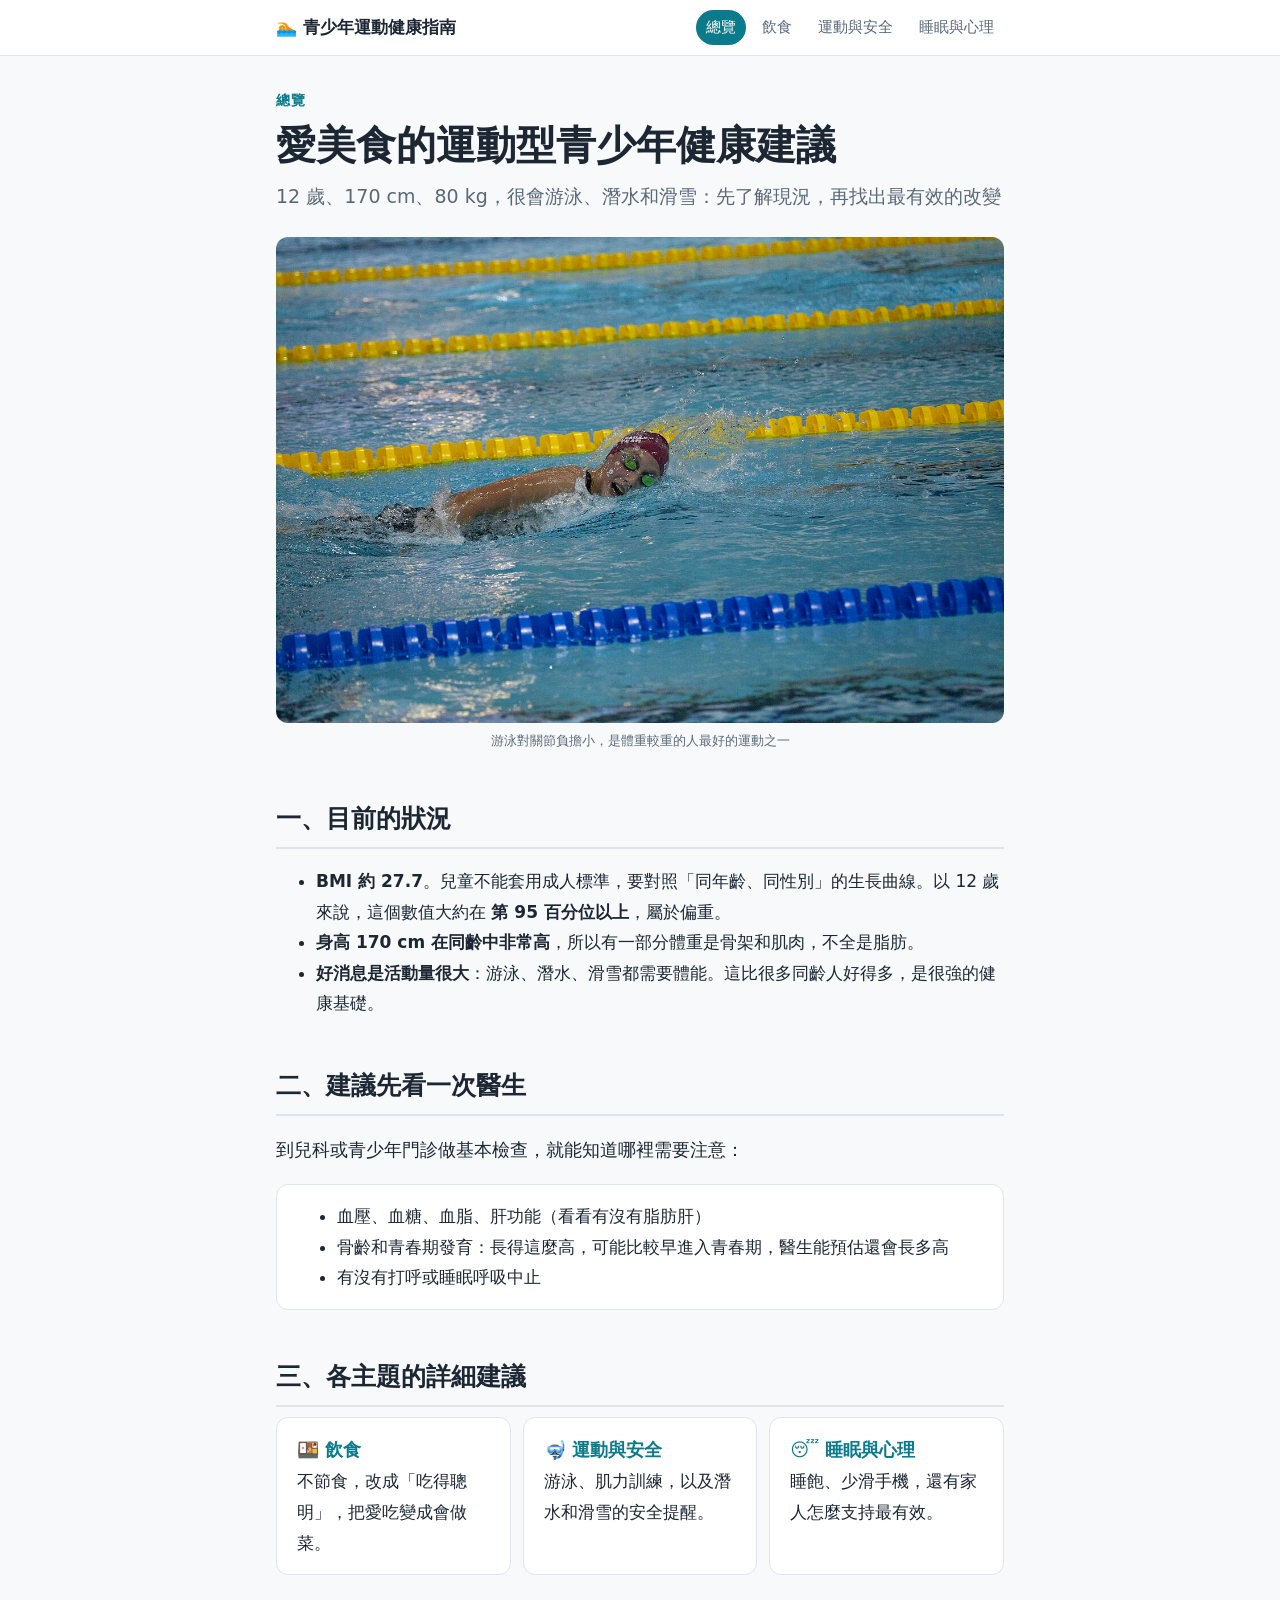
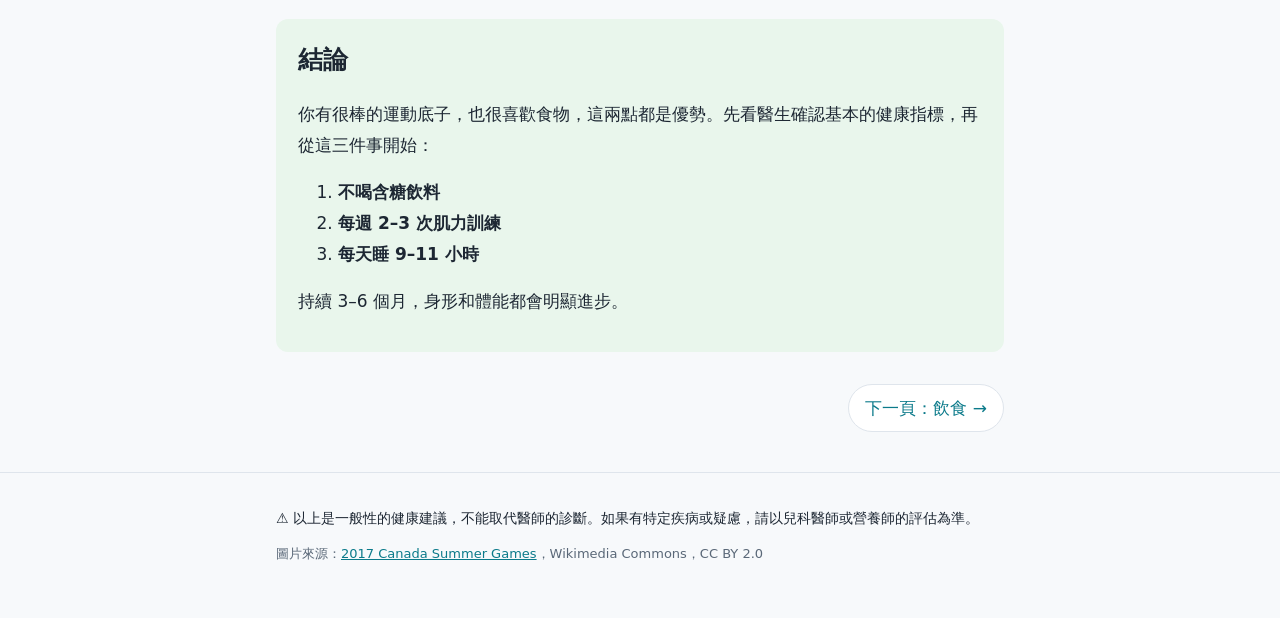
<file: index.html>
<!doctype html>
<html lang="zh-Hant">
<head>
<meta charset="utf-8">
<meta name="viewport" content="width=device-width, initial-scale=1">
<title>青少年運動健康指南</title>
<meta name="description" content="給 12 歲、170 cm、80 kg、愛美食又會游泳、潛水、滑雪的青少年的健康建議。">
<link rel="icon" href="favicon.svg" type="image/svg+xml">
<link rel="icon" href="favicon-32.png" type="image/png" sizes="32x32">
<link rel="apple-touch-icon" href="apple-touch-icon.png">
<meta name="theme-color" content="#0b7a8a">
<link rel="stylesheet" href="style.css">
</head>
<body>
<nav class="site-nav" aria-label="網站導覽">
  <div class="inner">
    <a class="brand" href="index.html">🏊 青少年運動健康指南</a>
    <a class="page" href="index.html" aria-current="page">總覽</a>
    <a class="page" href="food.html">飲食</a>
    <a class="page" href="sports.html">運動與安全</a>
    <a class="page" href="life.html">睡眠與心理</a>
  </div>
</nav>

<header class="hero">
  <p class="eyebrow">總覽</p>
  <h1>愛美食的運動型青少年健康建議</h1>
  <p class="subtitle">12 歲、170 cm、80 kg，很會游泳、潛水和滑雪：先了解現況，再找出最有效的改變</p>
  <figure>
    <img src="images/hero-swim.jpg" width="1280" height="853" alt="一位泳者在泳池水道中游自由式">
    <figcaption>游泳對關節負擔小，是體重較重的人最好的運動之一</figcaption>
  </figure>
</header>

<main>
  <h2>一、目前的狀況</h2>
  <ul>
    <li><strong>BMI 約 27.7</strong>。兒童不能套用成人標準，要對照「同年齡、同性別」的生長曲線。以 12 歲來說，這個數值大約在 <strong>第 95 百分位以上</strong>，屬於偏重。</li>
    <li><strong>身高 170 cm 在同齡中非常高</strong>，所以有一部分體重是骨架和肌肉，不全是脂肪。</li>
    <li><strong>好消息是活動量很大</strong>：游泳、潛水、滑雪都需要體能。這比很多同齡人好得多，是很強的健康基礎。</li>
  </ul>

  <h2>二、建議先看一次醫生</h2>
  <p class="lead">到兒科或青少年門診做基本檢查，就能知道哪裡需要注意：</p>
  <div class="card">
    <ul>
      <li>血壓、血糖、血脂、肝功能（看看有沒有脂肪肝）</li>
      <li>骨齡和青春期發育：長得這麼高，可能比較早進入青春期，醫生能預估還會長多高</li>
      <li>有沒有打呼或睡眠呼吸中止</li>
    </ul>
  </div>

  <h2>三、各主題的詳細建議</h2>
  <div class="grid">
    <a class="card" href="food.html"><strong>🍱 飲食</strong>不節食，改成「吃得聰明」，把愛吃變成會做菜。</a>
    <a class="card" href="sports.html"><strong>🤿 運動與安全</strong>游泳、肌力訓練，以及潛水和滑雪的安全提醒。</a>
    <a class="card" href="life.html"><strong>😴 睡眠與心理</strong>睡飽、少滑手機，還有家人怎麼支持最有效。</a>
  </div>

  <section class="conclusion">
    <h2>結論</h2>
    <p>你有很棒的運動底子，也很喜歡食物，這兩點都是優勢。先看醫生確認基本的健康指標，再從這三件事開始：</p>
    <ol>
      <li><strong>不喝含糖飲料</strong></li>
      <li><strong>每週 2–3 次肌力訓練</strong></li>
      <li><strong>每天睡 9–11 小時</strong></li>
    </ol>
    <p>持續 3–6 個月，身形和體能都會明顯進步。</p>
  </section>

  <nav class="pager" aria-label="上一頁／下一頁">
    <span></span>
    <a href="food.html">下一頁：飲食 →</a>
  </nav>
</main>

<footer>
  <div class="inner">
    <p class="disclaimer">⚠️ 以上是一般性的健康建議，不能取代醫師的診斷。如果有特定疾病或疑慮，請以兒科醫師或營養師的評估為準。</p>
    <p>圖片來源：<a href="https://commons.wikimedia.org/wiki/File:2017_08_12_Ron_Gilfillan_Wpg_Simmimg_493_(36512874431).jpg">2017 Canada Summer Games</a>，Wikimedia Commons，CC BY 2.0</p>
  </div>
</footer>
</body>
</html>
</file>
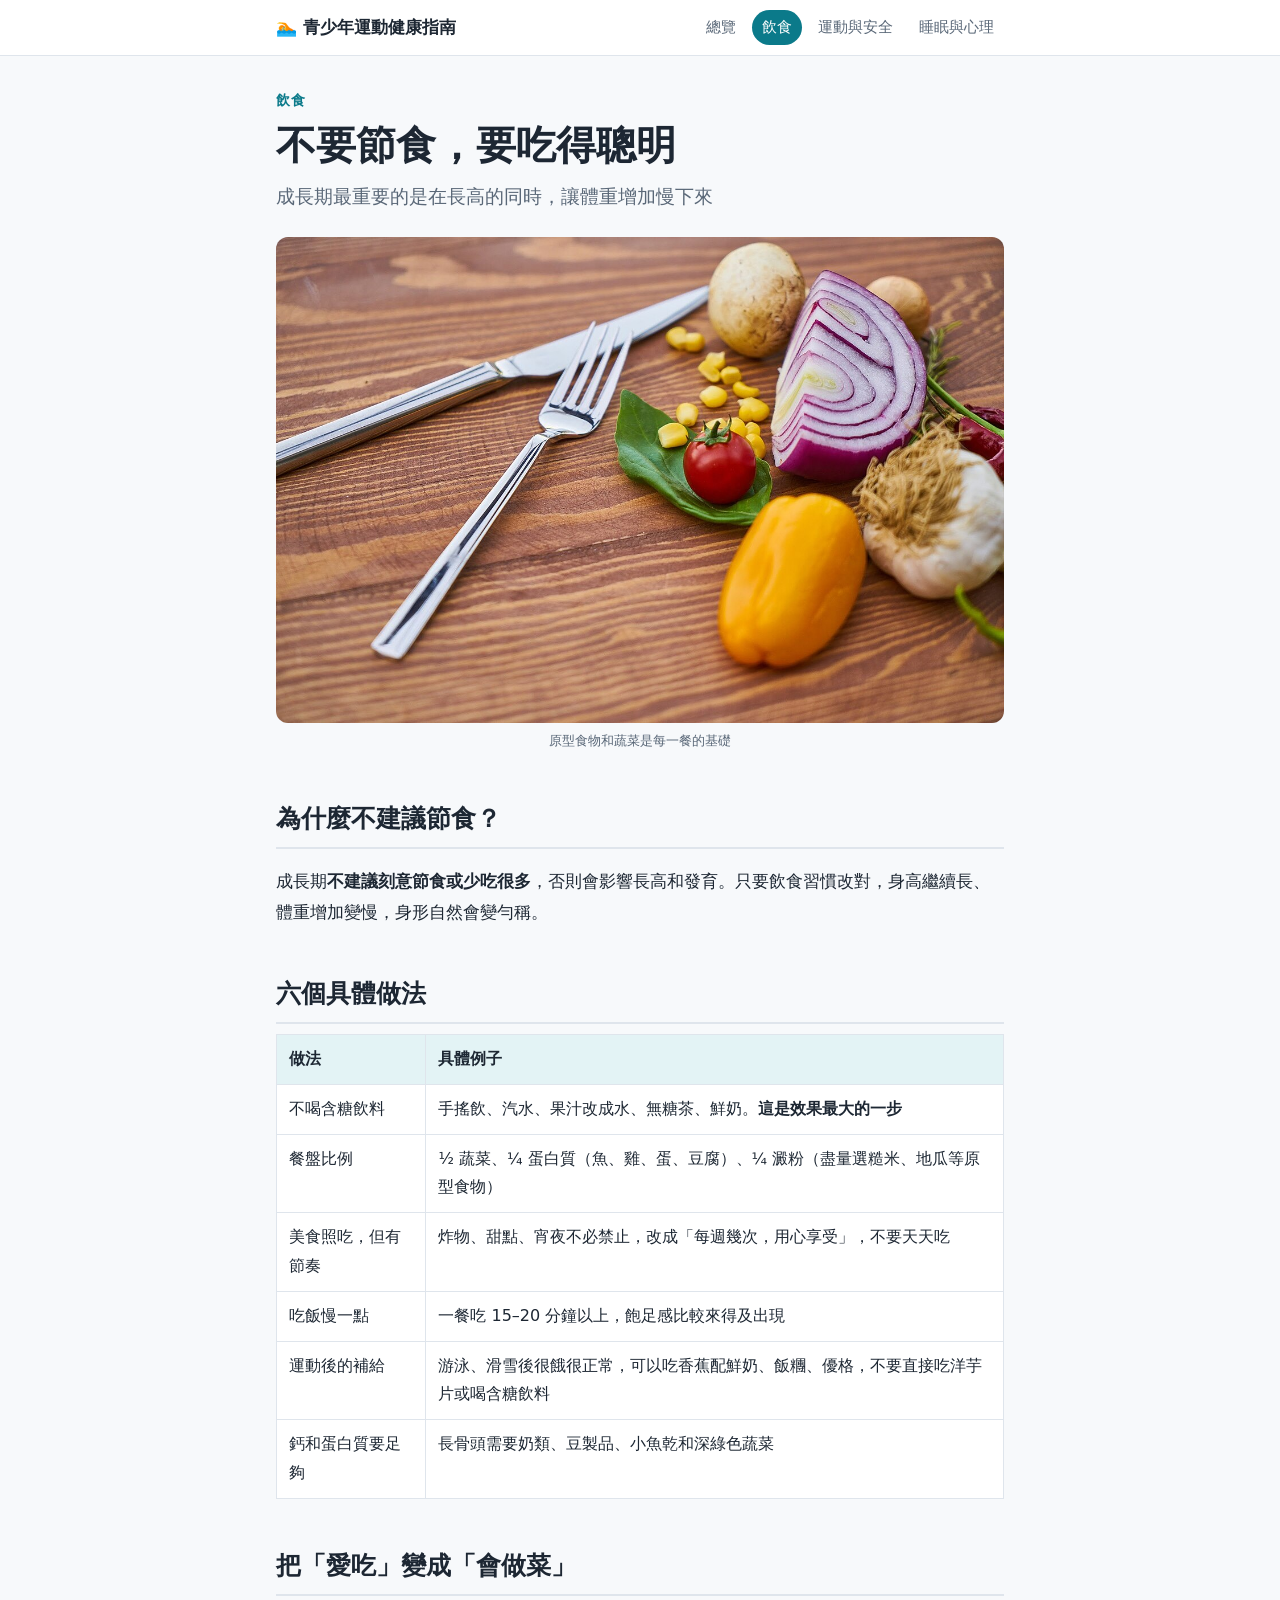
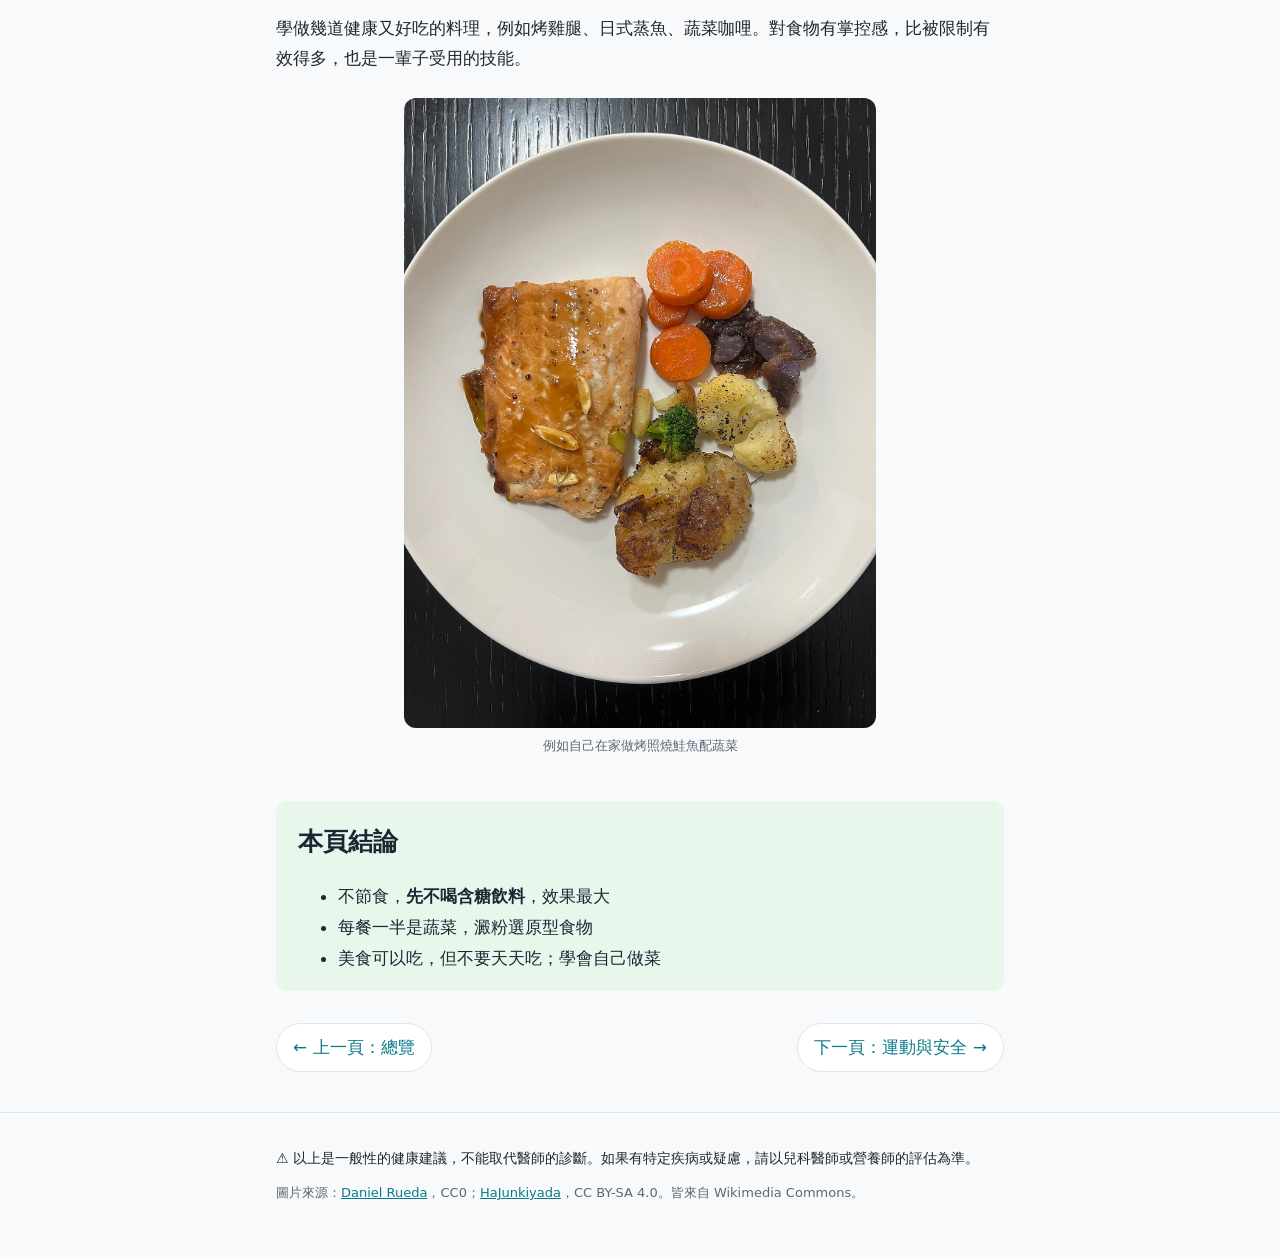
<file: food.html>
<!doctype html>
<html lang="zh-Hant">
<head>
<meta charset="utf-8">
<meta name="viewport" content="width=device-width, initial-scale=1">
<title>飲食建議｜青少年運動健康指南</title>
<meta name="description" content="成長期不節食，用聰明的吃法讓體重增加慢下來。">
<link rel="icon" href="favicon.svg" type="image/svg+xml">
<link rel="icon" href="favicon-32.png" type="image/png" sizes="32x32">
<link rel="apple-touch-icon" href="apple-touch-icon.png">
<meta name="theme-color" content="#0b7a8a">
<link rel="stylesheet" href="style.css">
</head>
<body>
<nav class="site-nav" aria-label="網站導覽">
  <div class="inner">
    <a class="brand" href="index.html">🏊 青少年運動健康指南</a>
    <a class="page" href="index.html">總覽</a>
    <a class="page" href="food.html" aria-current="page">飲食</a>
    <a class="page" href="sports.html">運動與安全</a>
    <a class="page" href="life.html">睡眠與心理</a>
  </div>
</nav>

<header class="hero">
  <p class="eyebrow">飲食</p>
  <h1>不要節食，要吃得聰明</h1>
  <p class="subtitle">成長期最重要的是在長高的同時，讓體重增加慢下來</p>
  <figure>
    <img src="images/vegetables.jpg" width="1280" height="853" alt="木桌上的刀叉、小番茄、洋蔥、甜椒和玉米粒">
    <figcaption>原型食物和蔬菜是每一餐的基礎</figcaption>
  </figure>
</header>

<main>
  <h2>為什麼不建議節食？</h2>
  <p>成長期<strong>不建議刻意節食或少吃很多</strong>，否則會影響長高和發育。只要飲食習慣改對，身高繼續長、體重增加變慢，身形自然會變勻稱。</p>

  <h2>六個具體做法</h2>
  <div class="table-wrap">
    <table>
      <thead><tr><th>做法</th><th>具體例子</th></tr></thead>
      <tbody>
        <tr><td>不喝含糖飲料</td><td>手搖飲、汽水、果汁改成水、無糖茶、鮮奶。<strong>這是效果最大的一步</strong></td></tr>
        <tr><td>餐盤比例</td><td>½ 蔬菜、¼ 蛋白質（魚、雞、蛋、豆腐）、¼ 澱粉（盡量選糙米、地瓜等原型食物）</td></tr>
        <tr><td>美食照吃，但有節奏</td><td>炸物、甜點、宵夜不必禁止，改成「每週幾次，用心享受」，不要天天吃</td></tr>
        <tr><td>吃飯慢一點</td><td>一餐吃 15–20 分鐘以上，飽足感比較來得及出現</td></tr>
        <tr><td>運動後的補給</td><td>游泳、滑雪後很餓很正常，可以吃香蕉配鮮奶、飯糰、優格，不要直接吃洋芋片或喝含糖飲料</td></tr>
        <tr><td>鈣和蛋白質要足夠</td><td>長骨頭需要奶類、豆製品、小魚乾和深綠色蔬菜</td></tr>
      </tbody>
    </table>
  </div>

  <h2>把「愛吃」變成「會做菜」</h2>
  <p>學做幾道健康又好吃的料理，例如烤雞腿、日式蒸魚、蔬菜咖哩。對食物有掌控感，比被限制有效得多，也是一輩子受用的技能。</p>
  <figure class="tall">
    <img src="images/salmon.jpg" width="1280" height="1707" alt="烤照燒鮭魚搭配蔬菜的家常料理">
    <figcaption>例如自己在家做烤照燒鮭魚配蔬菜</figcaption>
  </figure>

  <section class="conclusion">
    <h2>本頁結論</h2>
    <ul>
      <li>不節食，<strong>先不喝含糖飲料</strong>，效果最大</li>
      <li>每餐一半是蔬菜，澱粉選原型食物</li>
      <li>美食可以吃，但不要天天吃；學會自己做菜</li>
    </ul>
  </section>

  <nav class="pager" aria-label="上一頁／下一頁">
    <a href="index.html">← 上一頁：總覽</a>
    <a href="sports.html">下一頁：運動與安全 →</a>
  </nav>
</main>

<footer>
  <div class="inner">
    <p class="disclaimer">⚠️ 以上是一般性的健康建議，不能取代醫師的診斷。如果有特定疾病或疑慮，請以兒科醫師或營養師的評估為準。</p>
    <p>圖片來源：<a href="https://commons.wikimedia.org/wiki/File:Vegetables_(249191231).jpeg">Daniel Rueda</a>，CC0；<a href="https://commons.wikimedia.org/wiki/File:Liat_Portal_for_Foodie_Disorder_-_Oven-baked_teriyaki_salmon_with_vegetables.jpg">HaJunkiyada</a>，CC BY-SA 4.0。皆來自 Wikimedia Commons。</p>
  </div>
</footer>
</body>
</html>
</file>
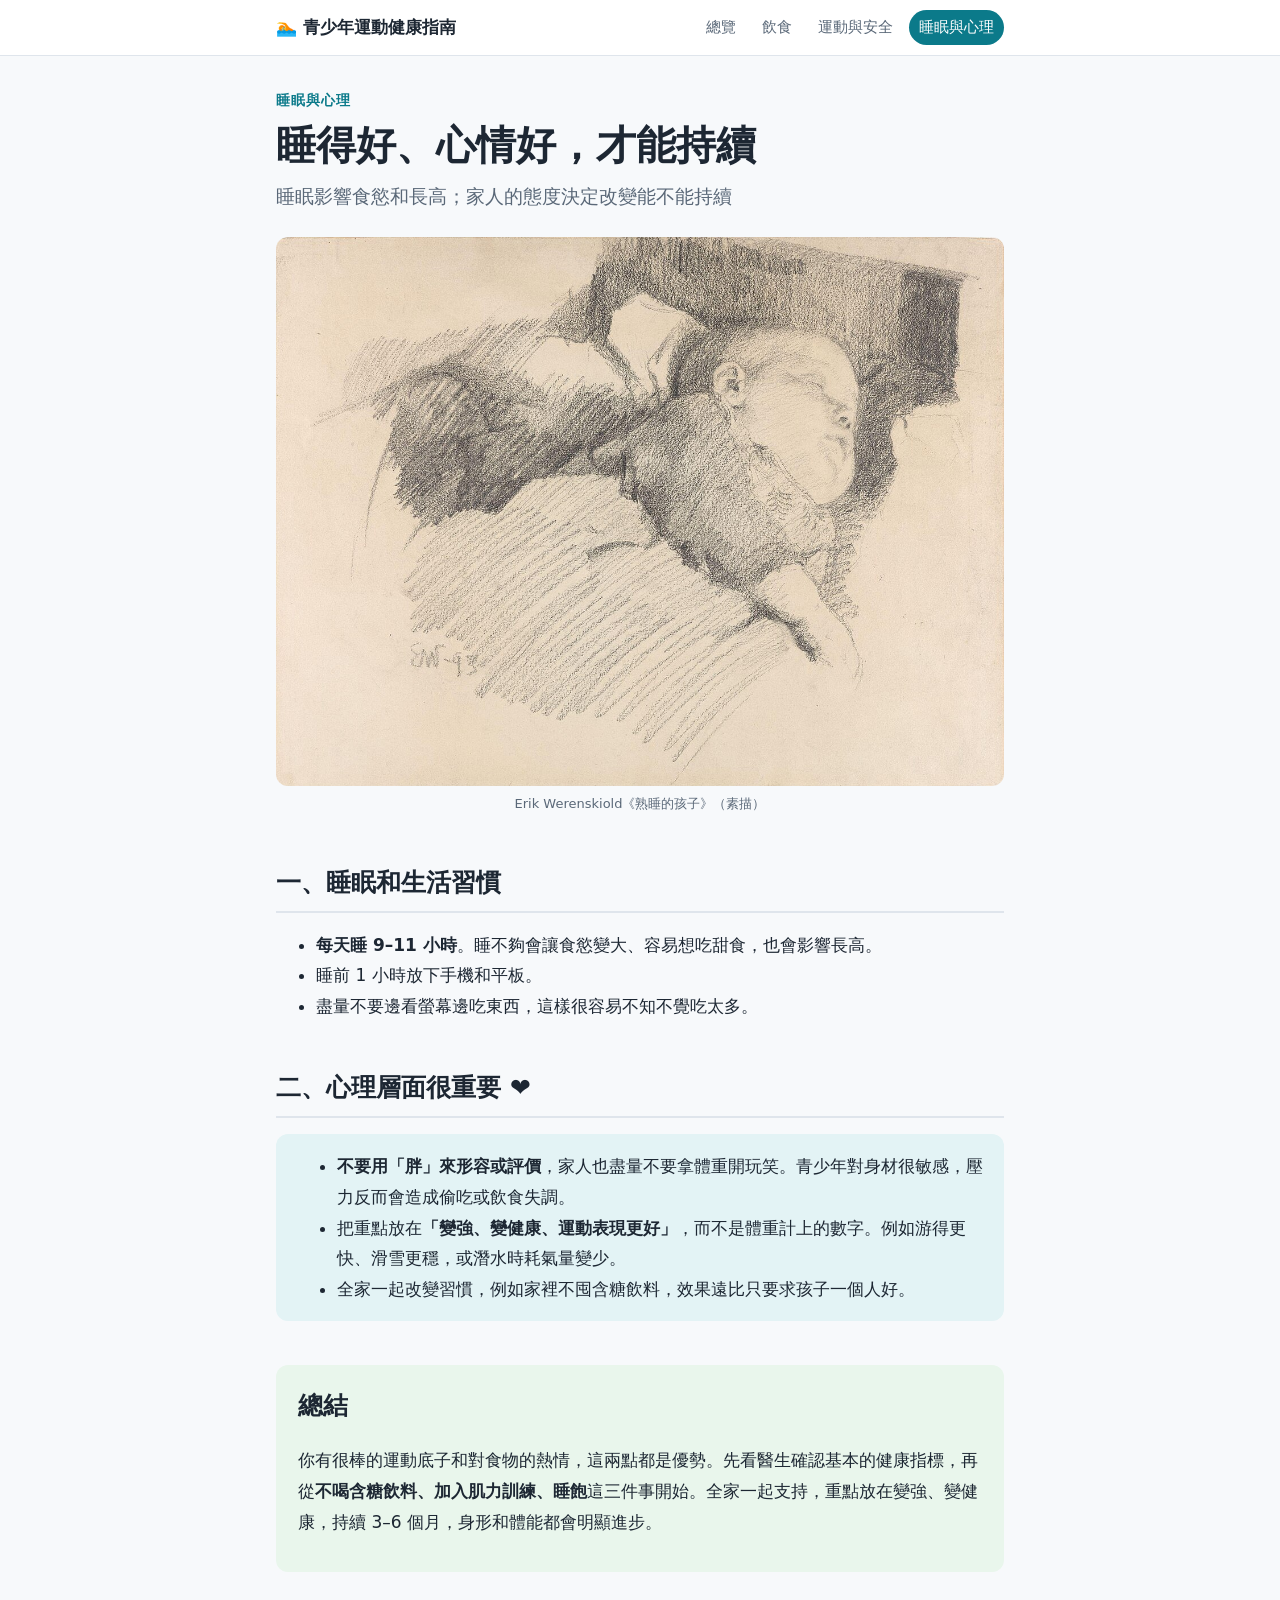
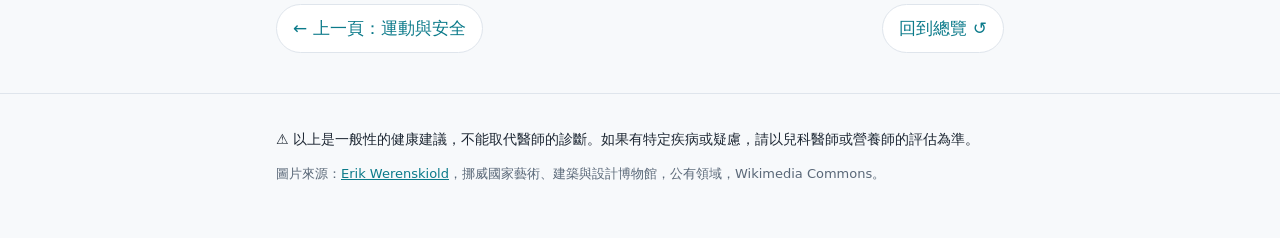
<file: life.html>
<!doctype html>
<html lang="zh-Hant">
<head>
<meta charset="utf-8">
<meta name="viewport" content="width=device-width, initial-scale=1">
<title>睡眠與心理｜青少年運動健康指南</title>
<meta name="description" content="睡飽、少滑手機，以及家人怎麼支持最有效。">
<link rel="icon" href="favicon.svg" type="image/svg+xml">
<link rel="icon" href="favicon-32.png" type="image/png" sizes="32x32">
<link rel="apple-touch-icon" href="apple-touch-icon.png">
<meta name="theme-color" content="#0b7a8a">
<link rel="stylesheet" href="style.css">
</head>
<body>
<nav class="site-nav" aria-label="網站導覽">
  <div class="inner">
    <a class="brand" href="index.html">🏊 青少年運動健康指南</a>
    <a class="page" href="index.html">總覽</a>
    <a class="page" href="food.html">飲食</a>
    <a class="page" href="sports.html">運動與安全</a>
    <a class="page" href="life.html" aria-current="page">睡眠與心理</a>
  </div>
</nav>

<header class="hero">
  <p class="eyebrow">睡眠與心理</p>
  <h1>睡得好、心情好，才能持續</h1>
  <p class="subtitle">睡眠影響食慾和長高；家人的態度決定改變能不能持續</p>
  <figure>
    <img src="images/sleep.jpg" width="1280" height="965" alt="鉛筆素描：一個孩子安穩地睡著">
    <figcaption>Erik Werenskiold《熟睡的孩子》（素描）</figcaption>
  </figure>
</header>

<main>
  <h2>一、睡眠和生活習慣</h2>
  <ul>
    <li><strong>每天睡 9–11 小時</strong>。睡不夠會讓食慾變大、容易想吃甜食，也會影響長高。</li>
    <li>睡前 1 小時放下手機和平板。</li>
    <li>盡量不要邊看螢幕邊吃東西，這樣很容易不知不覺吃太多。</li>
  </ul>

  <h2>二、心理層面很重要 ❤️</h2>
  <div class="card tip">
    <ul>
      <li><strong>不要用「胖」來形容或評價</strong>，家人也盡量不要拿體重開玩笑。青少年對身材很敏感，壓力反而會造成偷吃或飲食失調。</li>
      <li>把重點放在<strong>「變強、變健康、運動表現更好」</strong>，而不是體重計上的數字。例如游得更快、滑雪更穩，或潛水時耗氣量變少。</li>
      <li>全家一起改變習慣，例如家裡不囤含糖飲料，效果遠比只要求孩子一個人好。</li>
    </ul>
  </div>

  <section class="conclusion">
    <h2>總結</h2>
    <p>你有很棒的運動底子和對食物的熱情，這兩點都是優勢。先看醫生確認基本的健康指標，再從<strong>不喝含糖飲料、加入肌力訓練、睡飽</strong>這三件事開始。全家一起支持，重點放在變強、變健康，持續 3–6 個月，身形和體能都會明顯進步。</p>
  </section>

  <nav class="pager" aria-label="上一頁／下一頁">
    <a href="sports.html">← 上一頁：運動與安全</a>
    <a href="index.html">回到總覽 ↺</a>
  </nav>
</main>

<footer>
  <div class="inner">
    <p class="disclaimer">⚠️ 以上是一般性的健康建議，不能取代醫師的診斷。如果有特定疾病或疑慮，請以兒科醫師或營養師的評估為準。</p>
    <p>圖片來源：<a href="https://commons.wikimedia.org/wiki/File:Erik_Werenskiold_-_Sleeping_Child_-_NG.K%26H.1971.0034_-_National_Museum_of_Art,_Architecture_and_Design.jpg">Erik Werenskiold</a>，挪威國家藝術、建築與設計博物館，公有領域，Wikimedia Commons。</p>
  </div>
</footer>
</body>
</html>
</file>
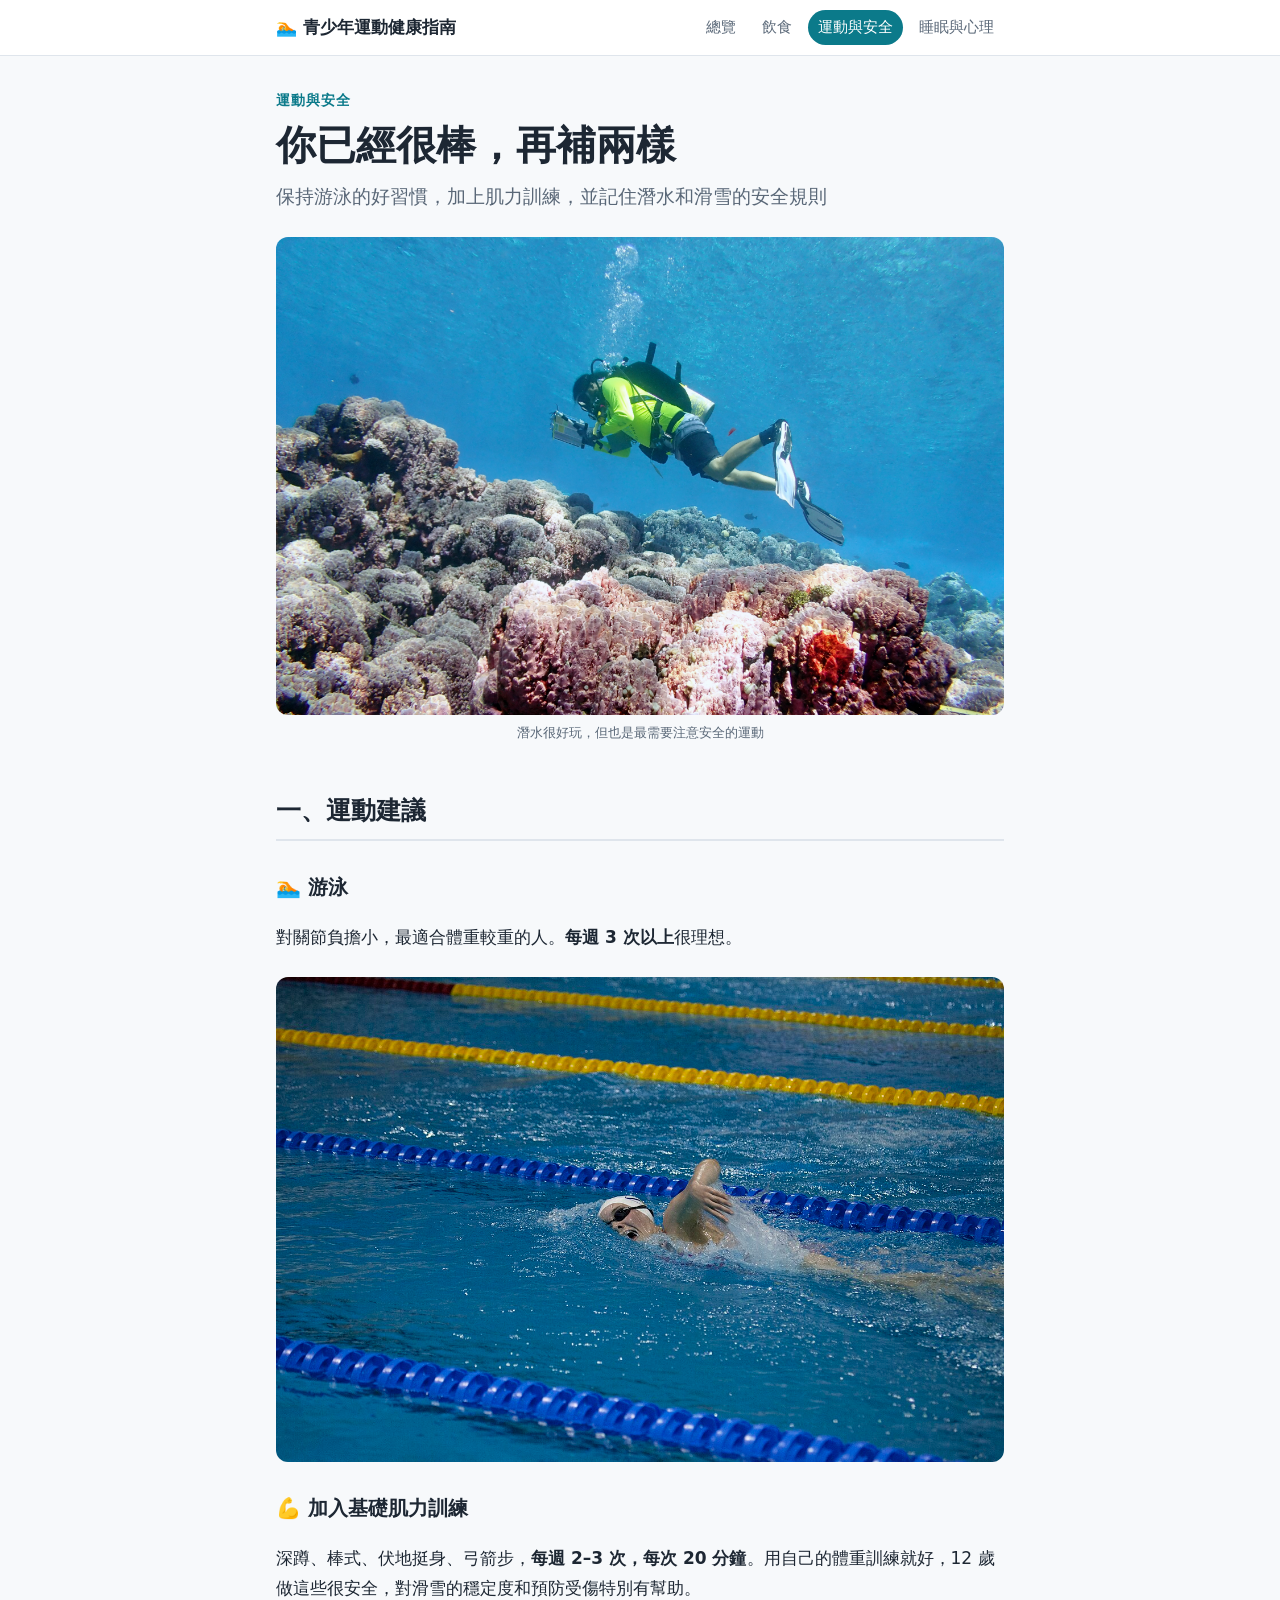
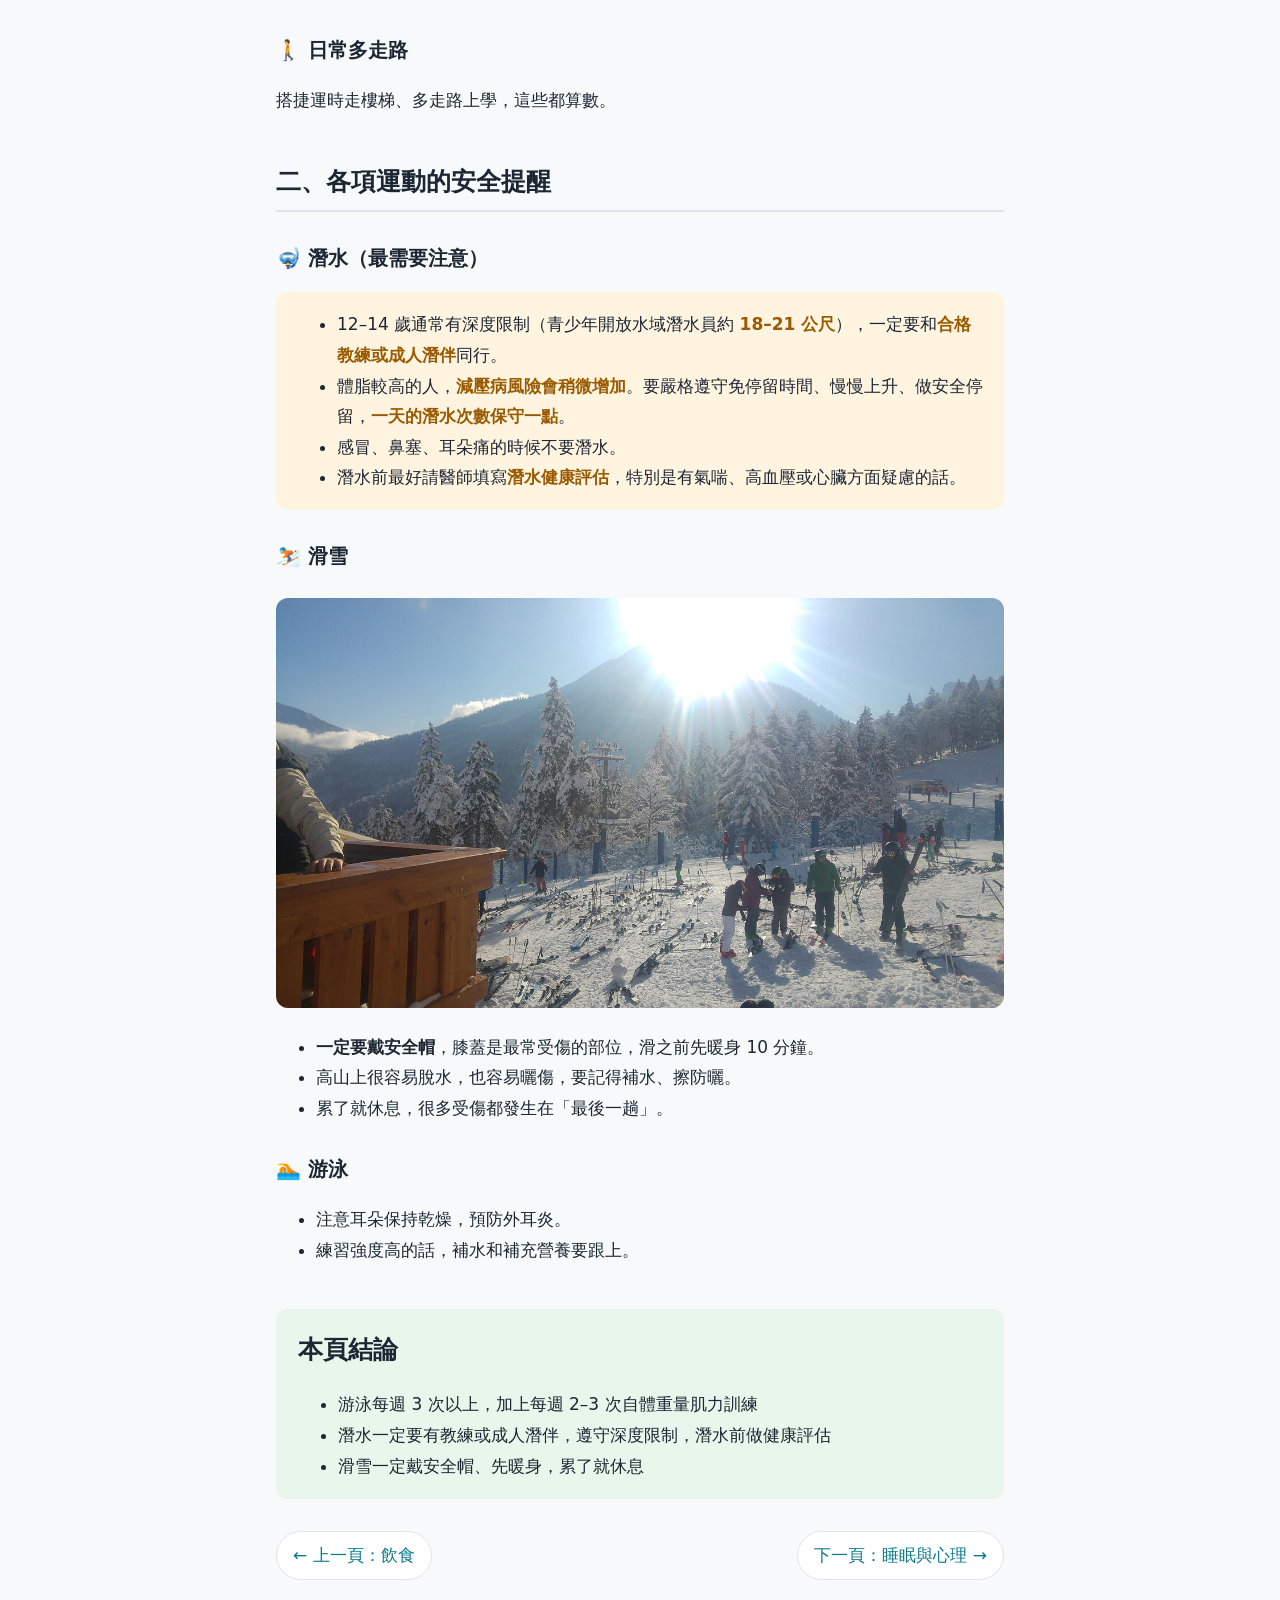
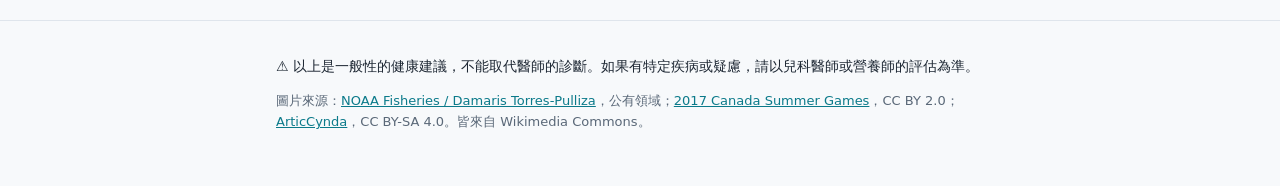
<file: sports.html>
<!doctype html>
<html lang="zh-Hant">
<head>
<meta charset="utf-8">
<meta name="viewport" content="width=device-width, initial-scale=1">
<title>運動與安全｜青少年運動健康指南</title>
<meta name="description" content="游泳、肌力訓練，以及潛水和滑雪的安全提醒。">
<link rel="icon" href="favicon.svg" type="image/svg+xml">
<link rel="icon" href="favicon-32.png" type="image/png" sizes="32x32">
<link rel="apple-touch-icon" href="apple-touch-icon.png">
<meta name="theme-color" content="#0b7a8a">
<link rel="stylesheet" href="style.css">
</head>
<body>
<nav class="site-nav" aria-label="網站導覽">
  <div class="inner">
    <a class="brand" href="index.html">🏊 青少年運動健康指南</a>
    <a class="page" href="index.html">總覽</a>
    <a class="page" href="food.html">飲食</a>
    <a class="page" href="sports.html" aria-current="page">運動與安全</a>
    <a class="page" href="life.html">睡眠與心理</a>
  </div>
</nav>

<header class="hero">
  <p class="eyebrow">運動與安全</p>
  <h1>你已經很棒，再補兩樣</h1>
  <p class="subtitle">保持游泳的好習慣，加上肌力訓練，並記住潛水和滑雪的安全規則</p>
  <figure>
    <img src="images/diver.png" width="1280" height="839" alt="穿著潛水裝備的潛水員在珊瑚礁上方游動">
    <figcaption>潛水很好玩，但也是最需要注意安全的運動</figcaption>
  </figure>
</header>

<main>
  <h2>一、運動建議</h2>
  <h3>🏊 游泳</h3>
  <p>對關節負擔小，最適合體重較重的人。<strong>每週 3 次以上</strong>很理想。</p>
  <figure>
    <img src="images/swim-freestyle.jpg" width="1280" height="853" alt="一位戴白色泳帽的泳者在泳池水道中游自由式">
  </figure>

  <h3>💪 加入基礎肌力訓練</h3>
  <p>深蹲、棒式、伏地挺身、弓箭步，<strong>每週 2–3 次，每次 20 分鐘</strong>。用自己的體重訓練就好，12 歲做這些很安全，對滑雪的穩定度和預防受傷特別有幫助。</p>

  <h3>🚶 日常多走路</h3>
  <p>搭捷運時走樓梯、多走路上學，這些都算數。</p>

  <h2>二、各項運動的安全提醒</h2>

  <h3>🤿 潛水（最需要注意）</h3>
  <div class="card warn">
    <ul>
      <li>12–14 歲通常有深度限制（青少年開放水域潛水員約 <strong>18–21 公尺</strong>），一定要和<strong>合格教練或成人潛伴</strong>同行。</li>
      <li>體脂較高的人，<strong>減壓病風險會稍微增加</strong>。要嚴格遵守免停留時間、慢慢上升、做安全停留，<strong>一天的潛水次數保守一點</strong>。</li>
      <li>感冒、鼻塞、耳朵痛的時候不要潛水。</li>
      <li>潛水前最好請醫師填寫<strong>潛水健康評估</strong>，特別是有氣喘、高血壓或心臟方面疑慮的話。</li>
    </ul>
  </div>

  <h3>⛷️ 滑雪</h3>
  <figure>
    <img src="images/ski.jpg" width="1280" height="720" alt="陽光下的滑雪場，有許多人在雪地上準備滑雪">
  </figure>
  <ul>
    <li><strong>一定要戴安全帽</strong>，膝蓋是最常受傷的部位，滑之前先暖身 10 分鐘。</li>
    <li>高山上很容易脫水，也容易曬傷，要記得補水、擦防曬。</li>
    <li>累了就休息，很多受傷都發生在「最後一趟」。</li>
  </ul>

  <h3>🏊 游泳</h3>
  <ul>
    <li>注意耳朵保持乾燥，預防外耳炎。</li>
    <li>練習強度高的話，補水和補充營養要跟上。</li>
  </ul>

  <section class="conclusion">
    <h2>本頁結論</h2>
    <ul>
      <li>游泳每週 3 次以上，加上每週 2–3 次自體重量肌力訓練</li>
      <li>潛水一定要有教練或成人潛伴，遵守深度限制，潛水前做健康評估</li>
      <li>滑雪一定戴安全帽、先暖身，累了就休息</li>
    </ul>
  </section>

  <nav class="pager" aria-label="上一頁／下一頁">
    <a href="food.html">← 上一頁：飲食</a>
    <a href="life.html">下一頁：睡眠與心理 →</a>
  </nav>
</main>

<footer>
  <div class="inner">
    <p class="disclaimer">⚠️ 以上是一般性的健康建議，不能取代醫師的診斷。如果有特定疾病或疑慮，請以兒科醫師或營養師的評估為準。</p>
    <p>圖片來源：<a href="https://commons.wikimedia.org/wiki/File:NOAA_diver_measures_coral_Rose_Atoll_2023.png">NOAA Fisheries / Damaris Torres-Pulliza</a>，公有領域；<a href="https://commons.wikimedia.org/wiki/File:2017_08_12_Ron_Gilfillan_Wpg_Simmimg_501_(36604713546).jpg">2017 Canada Summer Games</a>，CC BY 2.0；<a href="https://commons.wikimedia.org/wiki/File:Skiers_in_Christlum,_Achenkirch.jpg">ArticCynda</a>，CC BY-SA 4.0。皆來自 Wikimedia Commons。</p>
  </div>
</footer>
</body>
</html>
</file>
<file: style.css>
:root {
  --bg: #f7f9fb;
  --surface: #ffffff;
  --text: #1d2733;
  --muted: #5a6878;
  --line: #dfe5ec;
  --accent: #0b7a8a;
  --accent-soft: #e3f3f5;
  --warn: #9a5b00;
  --warn-soft: #fff4e0;
  --good-soft: #e9f6ec;
  --content: 760px;
}
@media (prefers-color-scheme: dark) {
  :root {
    --bg: #11161c;
    --surface: #18202a;
    --text: #e4e9ef;
    --muted: #9aa8b7;
    --line: #2a3542;
    --accent: #4cc3d2;
    --accent-soft: #15333a;
    --warn: #f0b45a;
    --warn-soft: #33270f;
    --good-soft: #17301f;
  }
}

* { box-sizing: border-box; }
html { -webkit-text-size-adjust: 100%; }
body {
  margin: 0;
  background: var(--bg);
  color: var(--text);
  font-family: "Noto Sans TC", "Microsoft JhengHei", "PingFang TC", system-ui, sans-serif;
  font-size: 17px;
  line-height: 1.8;
}
a { color: var(--accent); }

/* 導覽列 */
.site-nav {
  background: var(--surface);
  border-bottom: 1px solid var(--line);
  position: sticky;
  top: 0;
  z-index: 10;
}
.site-nav .inner {
  max-width: var(--content);
  margin: 0 auto;
  padding: 10px 16px;
  display: flex;
  flex-wrap: wrap;
  gap: 4px 6px;
  align-items: center;
}
.site-nav .brand {
  font-weight: 700;
  margin-right: auto;
  text-decoration: none;
  color: var(--text);
}
.site-nav a.page {
  text-decoration: none;
  color: var(--muted);
  padding: 4px 10px;
  border-radius: 999px;
  font-size: 15px;
}
.site-nav a.page:hover { background: var(--accent-soft); color: var(--accent); }
.site-nav a.page[aria-current="page"] { background: var(--accent); color: var(--surface); }

/* 內文欄：所有圖片寬度都不超過這一欄 */
main, .hero, footer .inner {
  max-width: var(--content);
  margin: 0 auto;
  padding: 0 16px;
}

/* HERO 區 */
.hero { padding-top: 32px; }
.hero .eyebrow {
  color: var(--accent);
  font-weight: 700;
  font-size: 14px;
  letter-spacing: .08em;
  margin: 0;
}
.hero h1 {
  font-size: clamp(28px, 6vw, 40px);
  line-height: 1.3;
  margin: 6px 0 8px;
}
.hero .subtitle {
  color: var(--muted);
  font-size: 19px;
  margin: 0 0 20px;
}
figure { margin: 24px 0; }
figure img {
  display: block;
  max-width: 100%;   /* 不超過內文欄寬 */
  height: auto;      /* 等比例縮放 */
  margin: 0 auto;
  border-radius: 12px;
}
figure.tall img { max-height: 70vh; width: auto; }
figcaption {
  color: var(--muted);
  font-size: 13px;
  text-align: center;
  margin-top: 6px;
}

/* 內文 */
h2 {
  font-size: 25px;
  margin: 44px 0 10px;
  padding-bottom: 6px;
  border-bottom: 2px solid var(--line);
}
h3 { font-size: 20px; margin: 28px 0 6px; }
.lead { font-size: 18px; }

.card {
  background: var(--surface);
  border: 1px solid var(--line);
  border-radius: 12px;
  padding: 16px 20px;
  margin: 16px 0;
}
.card > :first-child { margin-top: 0; }
.card > :last-child { margin-bottom: 0; }
.tip { background: var(--accent-soft); border-color: transparent; }
.warn { background: var(--warn-soft); border-color: transparent; }
.warn strong { color: var(--warn); }

.table-wrap { overflow-x: auto; }
table {
  width: 100%;
  border-collapse: collapse;
  background: var(--surface);
  font-size: 16px;
}
th, td {
  border: 1px solid var(--line);
  padding: 10px 12px;
  text-align: left;
  vertical-align: top;
}
th { background: var(--accent-soft); white-space: nowrap; }

.grid {
  display: grid;
  grid-template-columns: repeat(auto-fit, minmax(220px, 1fr));
  gap: 12px;
}
.grid a.card {
  display: block;
  text-decoration: none;
  color: var(--text);
  margin: 0;
}
.grid a.card:hover { border-color: var(--accent); }
.grid a.card strong { color: var(--accent); display: block; font-size: 18px; }

/* 結論 */
.conclusion {
  background: var(--good-soft);
  border-radius: 12px;
  padding: 18px 22px;
  margin: 44px 0 16px;
}
.conclusion h2 { border: 0; margin: 0 0 8px; padding: 0; }
.conclusion ol, .conclusion ul { margin-bottom: 0; }

.pager {
  display: flex;
  justify-content: space-between;
  gap: 12px;
  margin: 32px 0;
  flex-wrap: wrap;
}
.pager a {
  text-decoration: none;
  border: 1px solid var(--line);
  background: var(--surface);
  border-radius: 999px;
  padding: 8px 16px;
}

footer {
  border-top: 1px solid var(--line);
  margin-top: 40px;
  padding: 20px 0 40px;
  color: var(--muted);
  font-size: 13px;
  line-height: 1.6;
}
footer .disclaimer { font-size: 14px; color: var(--text); }
</file>
